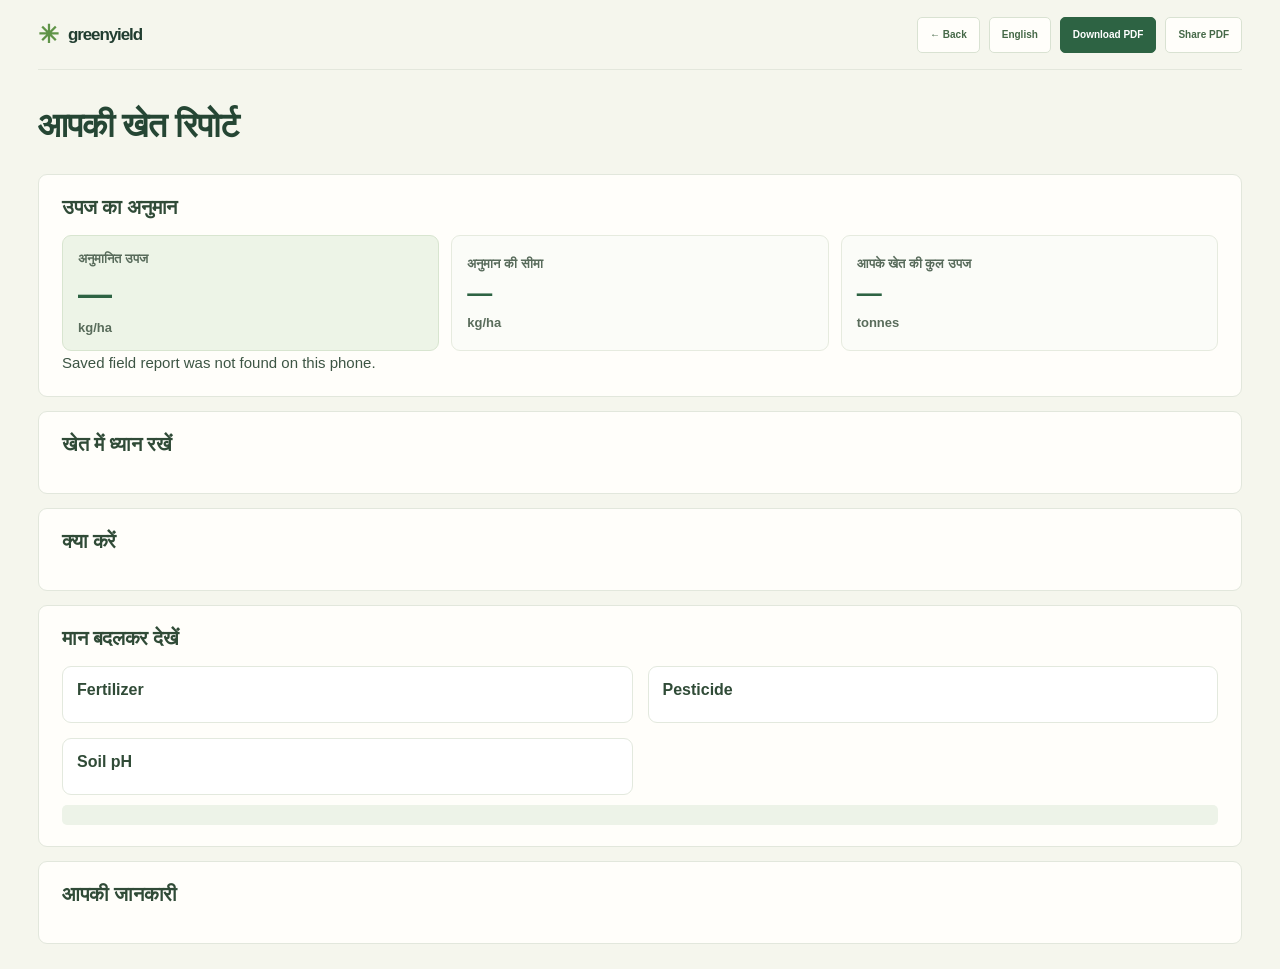
<file: static/offline-report.html>
<!doctype html><html lang="en"><head><meta charset="utf-8"><meta name="viewport" content="width=device-width,initial-scale=1"><meta name="theme-color" content="#285c3d"><link rel="manifest" href="/manifest.webmanifest"><link rel="stylesheet" href="/static/styles.css"><title>GreenYield · Field report</title></head>
<body class="report-page"><main class="report-shell"><header class="report-header"><a class="brand report-brand" href="/"><span class="brand-mark">✳</span><span>greenyield</span></a><div class="report-header-actions"><button class="report-link-button" onclick="history.back()">← वापस</button><button class="report-link-button" id="offline-language">English</button><button class="report-primary-button" id="download-offline-pdf">PDF डाउनलोड करें</button><button class="report-link-button" id="share-offline-report">PDF साझा करें</button></div></header>
<section class="report-intro"><div><h1 id="offline-title">आपकी खेत रिपोर्ट</h1><p id="offline-subtitle"></p></div></section><section class="report-main-column">
<article class="report-card"><h2 id="offline-estimate-title">उपज का अनुमान</h2><div class="estimate-grid"><div class="estimate-stat estimate-primary"><span id="offline-yield-label">अनुमानित उपज</span><strong id="offline-yield">—</strong><b>kg/ha</b></div><div class="estimate-stat"><span id="offline-range-label">अनुमान की सीमा</span><strong id="offline-range">—</strong><b>kg/ha</b></div><div class="estimate-stat"><span id="offline-total-label">आपके खेत की कुल उपज</span><strong id="offline-total">—</strong><b>tonnes</b></div></div><p id="offline-summary" class="outlook-copy"></p></article>
<article class="report-card"><h2 id="offline-risk-title">खेत में ध्यान रखें</h2><div id="offline-risk" class="risk-grid"></div></article>
<article class="report-card" id="offline-warnings-card" hidden><h2 id="offline-warnings-title">Check these values</h2><div id="offline-warnings" class="recommendation-list"></div></article>
<article class="report-card" id="offline-summary-card" hidden><h2 id="offline-summary-title">Field summary</h2><p id="offline-ai-summary" class="outlook-copy"></p><div id="offline-findings" class="recommendation-list"></div></article>
<article class="report-card"><h2 id="offline-actions-title">क्या करें</h2><div id="offline-actions" class="recommendation-list"></div></article>
<article class="report-card"><h2 id="offline-whatif-title">मान बदलकर देखें</h2><p id="offline-whatif-help" class="whatif-intro"></p><div class="whatif-controls" id="offline-controls"></div><div class="chart-grid"><section class="chart-card"><h3>खाद</h3><div id="offline-fert-graph"></div></section><section class="chart-card"><h3>कीटनाशक</h3><div id="offline-pest-graph"></div></section><section class="chart-card"><h3>मिट्टी का pH</h3><div id="offline-ph-graph"></div></section></div><div class="whatif-result" id="offline-preview"></div></article>
<article class="report-card"><h2 id="offline-inputs-title">आपकी जानकारी</h2><div class="field-detail-grid" id="offline-inputs"></div></article>
</section></main><script src="/static/i18n.js"></script><script src="/static/model/inference.js"></script><script src="/static/offline-report.js"></script></body></html>
</file>
<file: static/styles.css>
:root{--paper:#f5f6ed;--white:#fffefa;--ink:#213d30;--muted:#78847a;--green:#285c3d;--bright:#75a943;--line:#e5e8dc;--soft:#edf1e5;--orange:#da9154;--serif:Georgia,'Times New Roman',serif;--sans:'DM Sans',sans-serif;--display:'Manrope','DM Sans',sans-serif}*{box-sizing:border-box}html{scroll-behavior:smooth}body{margin:0;background:var(--paper);color:var(--ink);font-family:var(--sans);font-size:14px}.app-shell{min-height:100vh}.sidebar{width:232px;position:fixed;inset:0 auto 0 0;background:#f0f2e8;border-right:1px solid #e8eadf;padding:28px 18px 20px;display:flex;flex-direction:column;z-index:2}.brand{display:flex;gap:10px;align-items:center;text-decoration:none;color:var(--ink);font:800 20px var(--display);letter-spacing:-1.1px;margin:1px 0 61px 5px}.brand-mark{font-size:28px;color:#609448}.brand-light{font-weight:500;color:#6a806d}.brand small{display:block;font:600 8px var(--sans);letter-spacing:1.9px;color:#8d988a;margin-top:2px}.side-label{font:700 9px var(--sans);letter-spacing:1.7px;color:#99a194;margin:0 0 11px 11px}.nav-item{height:42px;margin-bottom:5px;padding:0 11px;display:flex;align-items:center;gap:11px;border-radius:8px;color:#738074;text-decoration:none;font-size:12px;font-weight:600}.nav-item.active{background:#e3eadc;color:#315b3e}.nav-icon{font:20px var(--serif);width:18px;text-align:center;color:#67835c}.nav-tag{margin-left:auto;background:#e1e9d7;border-radius:3px;padding:3px 5px;font:700 7px var(--sans);letter-spacing:1px;color:#688457}.sidebar-bottom{margin-top:auto}.season-card{position:relative;overflow:hidden;display:flex;gap:10px;padding:13px 11px 12px;background:#e5eadc;border-radius:8px;margin-bottom:23px}.season-card .sun{font-size:21px;color:#ca9b54}.season-card b{font:700 11px var(--display)}.season-card p{font-size:10px;line-height:1.65;color:#7e897b;margin:5px 0 0}.leaf-art{position:absolute;font-size:65px;color:#d7e1cd;right:-2px;bottom:-17px}.sidebar-foot{font-size:8px;font-weight:700;line-height:1.9;letter-spacing:1.1px;color:#64776a;padding-left:6px}.sidebar-foot span{font-size:7px;color:#a0a79c}.main-area{margin-left:232px;max-width:1550px;padding:0 54px 23px}.topbar{height:66px;display:flex;align-items:center;justify-content:space-between;border-bottom:1px solid #e7e9df}.crumb{font-size:8px;font-weight:700;letter-spacing:1.35px;color:#869087}.crumb span{margin:0 10px;color:#b1b9ac}.crumb b{color:#35583e}.top-right{display:flex;align-items:center;gap:9px;font-size:9px;color:#738075}.status-dot,.sensor-state span{width:7px;height:7px;border-radius:50%;background:#81a957;box-shadow:0 0 0 3px #e2eadb}.avatar{margin-left:12px;background:#e3e9da;color:#31573b;border-radius:50%;width:28px;height:28px;display:grid;place-items:center;font-size:11px;font-weight:700}.intro{display:flex;justify-content:space-between;align-items:center;padding:39px 0 31px;border-bottom:1px solid #e5e7dc}.eyebrow{display:flex;align-items:center;gap:8px;font-size:8px;letter-spacing:1.45px;font-weight:700;color:#738376}.eyebrow-dot{height:6px;width:6px;background:#83a958;border-radius:50%}.intro h1{font:700 clamp(31px,3.2vw,43px)/1.1 var(--display);letter-spacing:-2.2px;margin:14px 0 11px;color:#234634}.intro h1 em{font:italic 500 1em var(--serif);letter-spacing:-1.1px;color:#73945c}.intro-copy>p{font-size:12px;color:#768279;line-height:1.7;margin:0;max-width:430px}.intro-stamp{margin:0 38px 0 25px;display:flex;flex-direction:column;align-items:center;gap:10px;color:#85917e;font-size:7px;line-height:1.65;letter-spacing:1.2px;text-align:center;font-weight:700}.stamp-ring{display:grid;place-items:center;width:66px;height:66px;border:1px solid #ccd6c3;border-radius:50%;font-size:29px;color:#88a36d;outline:1px dashed #d9e0d0;outline-offset:4px}.content-grid{display:grid;grid-template-columns:minmax(430px,1fr) 282px;gap:35px;padding-top:25px;align-items:start}.form-column{min-width:0}.section-heading{display:flex;align-items:center;justify-content:space-between;margin-bottom:18px}.section-heading>div{display:flex;align-items:center;gap:11px}.step{display:grid;place-items:center;width:23px;height:23px;background:#e5ebdd;border-radius:50%;color:#60804e;font:700 9px var(--display)}h2{font:700 16px var(--display);letter-spacing:-.35px;margin:0;color:#304b37}.required-note{font-size:9px;color:#929c90}.form-section{border:1px solid #e4e7db;background:rgba(255,254,250,.72);border-radius:9px;padding:16px 17px 17px;margin-bottom:12px}.section-title{display:flex;align-items:center;gap:10px;margin-bottom:16px}.section-ico{display:grid;place-items:center;width:29px;height:29px;background:#e9efe2;border-radius:8px;color:#668c53;font:17px var(--serif)}.weather-ico{color:#bd9654;background:#f4efe0}.soil-ico{color:#8d8954;background:#f0efdf}.sensor-ico{color:#63817a;background:#e7efeb}.section-title b,.model-card-head b,.sensor-status-title b{display:block;color:#344c39;font:700 11px var(--display)}.section-title small,.model-card-head small,.sensor-status-title small{display:block;color:#909b8e;font-size:9px;margin-top:3px}.field-grid{display:grid;gap:12px 13px}.field-grid.two{grid-template-columns:repeat(2,minmax(0,1fr))}.field-grid.three{grid-template-columns:repeat(3,minmax(0,1fr))}.field{display:flex;flex-direction:column;gap:6px;min-width:0}.field>span{font-size:9px;font-weight:600;color:#607066}.field i{font-style:normal;color:#a9714a}.field input,.field select{height:35px;width:100%;border:1px solid #e3e6dc;border-radius:5px;background:#fffefa;padding:0 10px;color:#415348;font:500 11px var(--sans);outline:0;transition:border-color .16s,box-shadow .16s}.field input:focus,.field select:focus{border-color:#93ad7e;box-shadow:0 0 0 3px #ecf1e7}.field input::placeholder{color:#b8beb5}.field select{appearance:none;background-image:url("data:image/svg+xml,%3Csvg xmlns='http://www.w3.org/2000/svg' width='10' height='6' viewBox='0 0 10 6'%3E%3Cpath d='m1 1 4 4 4-4' fill='none' stroke='%237e8c7f' stroke-width='1.3'/%3E%3C/svg%3E");background-repeat:no-repeat;background-position:right 11px center;padding-right:28px}.input-unit{position:relative}.input-unit input{padding-right:45px}.input-unit span{position:absolute;right:9px;top:50%;transform:translateY(-50%);font-size:8px;color:#94a094;background:#fffefa;padding-left:3px}.hint{font-size:8px;line-height:1.4;color:#9aa399}.soil-note{display:flex;gap:7px;align-items:flex-start;font-size:9px;line-height:1.5;color:#899387;margin:12px 0 0}.soil-note span{font-size:12px;color:#86a16c}.sensor-form .section-title{margin-bottom:14px}.manual-pill{margin-left:auto;padding:4px 7px;background:#edf1e8;border-radius:4px;color:#78896f;font-size:7px;letter-spacing:1px;font-weight:700}.sensor-explainer{grid-column:span 1;align-self:end;color:#879287;font-size:9px;line-height:1.5;display:flex;gap:6px;padding-bottom:3px}.sensor-explainer span{color:#88a170}.form-actions{display:flex;justify-content:space-between;align-items:center;margin:17px 0 0}.privacy-note{font-size:9px;color:#889387}.privacy-note span{color:#7f9d68;margin-right:5px}.submit-btn{border:0;border-radius:5px;padding:0 14px 0 17px;height:40px;display:flex;align-items:center;gap:21px;background:#2d6343;color:#fff;font:600 10px var(--sans);cursor:pointer;box-shadow:0 4px 12px #285c3d25;transition:background .18s,transform .18s}.submit-btn:hover{background:#214d34;transform:translateY(-1px)}.submit-btn:disabled{opacity:.65;cursor:wait}.submit-btn b{font-size:16px;font-weight:400}.result-column{display:flex;flex-direction:column;gap:13px}.result-card{border:1px solid #dce4d5;background:#edf1e6;border-radius:10px;overflow:hidden}.result-top{padding:19px 19px 7px;display:flex;justify-content:space-between}.result-kicker{font-size:7px;font-weight:700;letter-spacing:1.4px;color:#81917d}.result-top h3{font:700 21px/1.1 var(--display);letter-spacing:-.8px;color:#31563a;margin:8px 0 0}.result-sprout{font-size:27px;color:#9bb47f;align-self:flex-start}.empty-result{text-align:center;padding:14px 25px 19px}.empty-orbit{width:82px;height:82px;border:1px dashed #cad5bf;border-radius:50%;margin:0 auto 13px;display:grid;place-items:center;position:relative}.empty-orbit:before,.empty-orbit:after{content:'';position:absolute;border-radius:50%;border:1px solid #d4decb;inset:7px}.empty-orbit:after{inset:16px;background:#e4ebdb;border:0}.empty-orbit span{z-index:1;color:#75965e;font-size:27px}.empty-result>b{font:700 11px var(--display);color:#4d684e}.empty-result p{font-size:9px;line-height:1.65;color:#839081;max-width:185px;margin:7px auto 14px}.mini-rule{width:25px;height:1px;background:#c4d0b9;margin:0 auto 12px}.empty-foot{font-size:6px;font-weight:700;letter-spacing:1.2px;color:#9aa693}.result-bottom{border-top:1px solid #dce4d5;padding:12px 17px;display:flex;align-items:center;gap:10px;background:#e8eee0}.bottom-leaf{font-size:16px;color:#88a36c}.result-bottom p{font-size:8px;color:#839080;line-height:1.55;margin:0}.result-bottom b{font-weight:600;color:#5f725e}.prediction-result{padding:6px 19px 16px}.yield-number{display:flex;align-items:baseline;gap:7px;color:#496349}.yield-number strong{font:700 32px var(--display);letter-spacing:-1.8px;color:#2b5e3c}.yield-number span{font-size:9px;color:#7d897d}.yield-range{display:flex;align-items:center;gap:5px;flex-wrap:wrap;margin:10px 0 13px;color:#647360}.yield-range>span{width:100%;font-size:7px;letter-spacing:1.2px;color:#8b9985;font-weight:700;margin-bottom:3px}.yield-range b{font:700 10px var(--display)}.yield-range i{font:italic 9px var(--serif);color:#9aa495}.yield-range small{font-size:7px;color:#9aa395;margin-left:2px}.result-divider{height:1px;background:#dce4d5;margin:11px 0}.area-yield{display:flex;justify-content:space-between;align-items:end}.area-yield div{display:flex;flex-direction:column;gap:3px}.area-yield div>span,.area-yield>span{font-size:7px;color:#839180;letter-spacing:.7px}.area-yield b{font:700 20px var(--display);letter-spacing:-.6px;color:#345c3c}.result-facts{display:grid;grid-template-columns:1fr 1fr;gap:8px 10px;border-top:1px solid #dce4d5;margin-top:13px;padding-top:10px}.result-facts div{display:flex;flex-direction:column;gap:3px}.result-facts span{font-size:7px;color:#8d9988}.result-facts b{font-size:9px;color:#4f674f}.model-caveat{font-size:8px;line-height:1.55;color:#788779;background:#e4ebdc;border-radius:5px;padding:8px;margin:12px 0 0}.model-card,.sensor-status-card{background:#fffefa;border:1px solid #e5e8dd;border-radius:9px;padding:14px 15px}.model-card-head,.sensor-status-title{display:flex;align-items:center;gap:9px;margin-bottom:11px}.model-icon{display:grid;place-items:center;width:27px;height:27px;border-radius:7px;background:#eef1e8;color:#728866;font-size:16px}.model-stat{display:flex;justify-content:space-between;border-top:1px solid #edf0e8;padding:8px 0 1px;font-size:9px;color:#879185}.model-stat b{font-size:9px;color:#4d644e}.model-card>p,.sensor-status-card>p{font-size:8px;line-height:1.65;color:#939d91;margin:9px 0 0}.sensor-status-card{background:#f8f9f3}.live-wave{font:22px var(--serif);color:#83a16a}.sensor-state{display:flex;align-items:center;gap:8px;background:#f0f2eb;border-radius:5px;padding:8px;font-size:9px;color:#788778}.sensor-state span{background:#c2ab70;box-shadow:0 0 0 3px #f0eadb}.sensor-status-card code{display:inline-block;margin-top:10px;font:8px var(--sans);color:#688660;background:#edf1e7;padding:5px 7px;border-radius:4px}.page-footer{margin-top:25px;border-top:1px solid #e2e5d9;padding-top:13px;display:flex;justify-content:space-between;font-size:7px;letter-spacing:1px;color:#9aa395;font-weight:600}.page-footer i{font-style:normal;color:#8ba66e;margin:0 4px}.toast{position:fixed;bottom:22px;left:50%;transform:translate(-50%,20px);opacity:0;pointer-events:none;background:#264e35;color:#fff;border-radius:6px;padding:11px 16px;font-size:11px;box-shadow:0 8px 25px #1c39252b;transition:.22s;z-index:9;max-width:90vw}.toast.show{transform:translate(-50%,0);opacity:1}.toast.error{background:#854c34}[hidden]{display:none!important}
@media(max-width:1120px){.sidebar{width:190px;padding-inline:14px}.main-area{margin-left:190px;padding-inline:32px}.content-grid{grid-template-columns:minmax(390px,1fr) 260px;gap:22px}.field-grid.three{gap:11px}.intro-stamp{margin-right:20px}}@media(max-width:900px){.sidebar{width:66px;padding:21px 10px}.brand{margin:3px auto 51px}.brand>span:last-child,.side-label,.nav-item:not(.active),.nav-item.active{font-size:0}.brand-mark{font-size:27px}.nav-item{justify-content:center;padding:0;width:44px;margin:4px auto}.nav-icon{font-size:20px}.nav-tag,.sidebar-bottom{display:none}.main-area{margin-left:66px;padding-inline:26px}.content-grid{grid-template-columns:minmax(0,1fr) 250px;gap:17px}}@media(max-width:700px){.main-area{padding-inline:18px}.topbar{height:54px}.intro{padding:28px 0 24px}.intro-stamp{display:none}.content-grid{grid-template-columns:1fr}.result-column{display:grid;grid-template-columns:1fr 1fr;align-items:start}.result-card{grid-row:span 2}.form-section{padding:14px}.field-grid.three{grid-template-columns:repeat(2,minmax(0,1fr))}.sensor-explainer{grid-column:span 2}.page-footer{font-size:6px}.section-heading{gap:10px}.required-note{text-align:right}}@media(max-width:480px){.sidebar{width:54px;padding-inline:5px}.nav-item{width:40px}.main-area{margin-left:54px;padding-inline:13px}.crumb{font-size:7px;letter-spacing:.9px}.top-right{font-size:8px}.intro h1{font-size:32px}.intro-copy>p{font-size:11px}.content-grid{padding-top:19px}.form-section{padding:12px}.field-grid.two,.field-grid.three{grid-template-columns:1fr 1fr;gap:11px 9px}.field>span{font-size:8px}.field input,.field select{height:34px;padding-left:8px;font-size:10px}.section-title b{font-size:10px}.section-title small{font-size:8px}.required-note{font-size:8px}.result-column{grid-template-columns:1fr}.result-card{grid-row:auto}.model-card,.sensor-status-card{padding:13px}.form-actions{gap:8px}.privacy-note{font-size:8px}.submit-btn{padding-inline:10px;gap:9px;font-size:9px}.page-footer span:last-child{max-width:110px;text-align:right;line-height:1.5}}
.soil-reference{grid-column:1/-1;display:flex;align-items:flex-start;gap:9px;border-radius:6px;background:#f0f3ea;padding:9px 10px;color:#72816e}.reference-icon{display:grid;place-items:center;width:22px;height:22px;flex:none;background:#e4ebda;color:#718d5c;border-radius:5px}.soil-reference b{display:block;font-size:9px;color:#596c56;margin-bottom:3px}.soil-reference small{display:block;font-size:8px;line-height:1.45;color:#879282}.sensor-explainer{grid-column:1/-1}
.refresh-weather{margin-left:auto;border:1px solid #dbe3d4;border-radius:5px;background:#fffefa;color:#426847;padding:7px 10px;font:600 9px var(--sans);cursor:pointer}.refresh-weather:disabled{opacity:.65;cursor:wait}.weather-meta{display:flex;flex-direction:column;gap:5px;min-height:35px}.weather-meta small{font-size:8px;line-height:1.45;color:#879387}.reset-weather{align-self:flex-start;border:0;padding:0;background:transparent;color:#4f7954;font:600 8px var(--sans);text-decoration:underline;cursor:pointer}.reset-weather:disabled{color:#a2aaa0;text-decoration:none;cursor:default}.weather-warning{margin:-3px 0 13px;padding:9px 11px;border-radius:5px;background:#fbf1e2;color:#8a5f31;font-size:9px;line-height:1.5}.weather-current{margin:-3px 0 13px;color:#768477;font-size:8px;line-height:1.5}.range-warning{min-height:10px;color:#a35f37;font-size:8px;line-height:1.35}
.weather-loading{display:flex;align-items:center;gap:9px;margin:-2px 0 12px;padding:9px 11px;border-radius:5px;background:#eef3e8;color:#426847;font-size:9px}.loading-spinner,.field-spinner{width:13px;height:13px;border:2px solid #cbd9c0;border-top-color:#56834d;border-radius:50%;animation:weather-spin .8s linear infinite}.field-spinner{position:absolute;right:39px;top:50%;transform:translateY(-50%);z-index:1}.input-unit input.weather-loading{background:linear-gradient(100deg,#fffefa 25%,#edf2e9 45%,#fffefa 65%);background-size:220% 100%;animation:weather-shimmer 1.1s ease-in-out infinite}.weather-summary{margin-top:13px;padding:13px 14px;border:1px solid #dce5d4;border-radius:7px;background:#f6f8f1}.weather-summary-heading{display:flex;justify-content:space-between;align-items:center;gap:10px;color:#31583b;font:700 10px var(--display)}.weather-summary-heading span{font:500 9px var(--sans);color:#7d897c}.weather-summary-values{margin:9px 0;color:#3d5e42;font:600 10px/1.6 var(--sans)}.weather-summary details{border-top:1px solid #e2e8dd;padding-top:8px}.weather-summary summary{cursor:pointer;color:#567252;font-size:9px;font-weight:600}.weather-rainfall-years{margin:8px 0;color:#788477;font-size:8px;line-height:1.7}.weather-rainfall-chart svg{display:block;width:100%;max-width:460px;height:auto}.weather-rainfall-chart svg text{fill:#657364;font:9px var(--sans)}.weather-summary-current{margin:9px 0 5px;color:#69786a;font-size:8px;line-height:1.5}.weather-summary-source{display:block;color:#859184;font-size:7px;line-height:1.5}@keyframes weather-spin{to{transform:rotate(360deg)}}@keyframes weather-shimmer{to{background-position-x:-220%}}
.input-unit .field-spinner{right:39px;left:auto;background:transparent;padding:0;border-radius:50%;font-size:0;color:transparent}
.report-loading{position:fixed;inset:0;z-index:20;background:#213d30aa;display:grid;place-items:center;padding:20px;backdrop-filter:blur(3px)}.report-loading-card{position:relative;width:min(440px,94vw);padding:32px;background:#fffefa;border-radius:12px;box-shadow:0 20px 65px #152b1f45}.report-loading-card>.loading-spinner{display:inline-block;vertical-align:middle;margin-right:9px}.report-loading-card h2{margin:13px 0}.report-loading-card ol{padding-left:23px;color:#8b9688;line-height:2}.report-loading-card li.active{color:#31583b;font-weight:700}.report-loading-card p{color:#879184;font-size:11px}.report-page{background:#f5f6ed}.report-shell{max-width:1380px;margin:auto;padding:0 38px 25px}.report-header{height:70px;border-bottom:1px solid #e3e7dc;display:flex;align-items:center;justify-content:space-between}.report-brand{margin:0;font-size:17px}.report-brand .brand-mark{font-size:25px}.report-header-actions{display:flex;align-items:center;gap:9px}.report-link-button,.report-primary-button{display:inline-flex;align-items:center;justify-content:center;min-height:36px;padding:0 12px;border:1px solid #d9e2d2;background:#fffefa;color:#456847;border-radius:5px;font:600 10px var(--sans);text-decoration:none;cursor:pointer}.report-primary-button{border-color:#2d6343;background:#2d6343;color:#fff}.report-link-button:hover,.report-primary-button:hover{filter:brightness(.96)}.report-intro{display:flex;justify-content:space-between;align-items:end;padding:28px 0 21px}.report-eyebrow{font-size:8px;font-weight:700;letter-spacing:1.25px;color:#879381}.report-intro h1{font:700 clamp(24px,3vw,34px)/1.15 var(--display);letter-spacing:-1px;color:#254634;margin:8px 0}.report-intro p{margin:0;color:#748174;font-size:11px}.report-id{text-align:right;color:#899486;font-size:8px;letter-spacing:1px}.report-id b{display:block;margin:5px 0;color:#436246;font:700 11px var(--display);letter-spacing:.4px}.report-id small{font-size:8px;letter-spacing:0}.report-ai-banner{padding:10px 13px;margin-bottom:14px;border-radius:5px;background:#f6eedb;color:#8a6734;font-size:10px}.report-grid{display:grid;grid-template-columns:minmax(0,1fr) 255px;gap:18px;align-items:start}.report-main-column,.report-side-column{display:flex;flex-direction:column;gap:14px}.report-card{background:#fffefa;border:1px solid #e2e7dc;border-radius:9px;padding:17px 18px}.report-card h2{margin:5px 0;color:#304b37;font:700 16px var(--display);letter-spacing:-.3px}.report-card h3{font:700 11px var(--display);color:#405c43;margin:0 0 8px}.report-card-heading{display:flex;align-items:center;justify-content:space-between;gap:10px;margin-bottom:12px}.report-yield-row{display:grid;grid-template-columns:1fr 1.15fr 1fr;gap:12px;padding:13px 0;border-top:1px solid #edf0e8;border-bottom:1px solid #edf0e8}.report-yield-row>div{display:flex;flex-direction:column;gap:5px}.report-yield-row strong{font:800 26px var(--display);color:#2d6343}.report-yield-row b{font:700 13px var(--display);color:#496149}.report-yield-row span,.report-yield-row small{font-size:8px;color:#899586}.report-note{font-size:9px;line-height:1.6;color:#839081}.report-yield-row+.report-note{margin-bottom:0}.risk-badge{padding:7px 12px;border-radius:20px;font:700 9px var(--display)}.risk-low{color:#356a3e;background:#e7f0e1}.risk-moderate{color:#8c7028;background:#f7f0d9}.risk-high{color:#a7612c;background:#fbebdc}.risk-severe{color:#983e38;background:#f7e0dc}.risk-score{color:#839080;font-size:9px}.risk-score strong{font:800 19px var(--display);color:#31583b}.risk-factors{display:grid;grid-template-columns:repeat(2,minmax(0,1fr));gap:9px}.risk-factor{padding:10px;border:1px solid #edf0e8;border-radius:6px;position:relative}.risk-factor>b{display:block;font-size:9px;color:#4f634f}.risk-factor>span{display:block;font-size:8px;color:#7b8979;margin-top:5px}.risk-factor p{min-height:29px;margin:6px 0 9px;font-size:8px;line-height:1.45;color:#899387}.risk-track{height:4px;background:#edf0e8;border-radius:3px}.risk-track i{display:block;height:100%;background:#da9154;border-radius:3px}.risk-factor:nth-child(2) .risk-track i{background:#75a943}.report-summary{font:500 13px/1.7 var(--sans);color:#49624a;margin:3px 0 15px}.report-columns{display:grid;grid-template-columns:1fr 1fr;gap:20px}.report-card ul{padding-left:17px;margin:5px 0;color:#778477;font-size:9px;line-height:1.65}.report-card li{margin:4px 0}.recommendation-list{display:grid;gap:9px}.recommendation-card{border:1px solid #e7ebe2;border-left:3px solid #75a943;border-radius:6px;padding:11px}.recommendation-heading{display:flex;justify-content:space-between;align-items:center;gap:9px}.recommendation-heading h3{margin:0}.recommendation-heading span{padding:4px 7px;border-radius:12px;background:#edf1e8;color:#718064;font-size:7px;font-weight:700}.recommendation-heading .priority-high{background:#fae9db;color:#a45e32}.recommendation-card p{font-size:9px;line-height:1.55;color:#7b887a;margin:7px 0 0}.recommendation-card p b{color:#586e58}.subsection-title{margin-top:15px!important}.chart-grid{display:grid;grid-template-columns:repeat(2,minmax(0,1fr));gap:11px}.chart-grid section{min-width:0;border:1px solid #edf0e8;border-radius:6px;padding:10px}.chart-grid section h3{margin:0 0 5px}.chart-grid section>small,.climate-mini small{font-size:7px;color:#929b8f}.report-chart{width:100%;overflow:hidden}.report-chart svg{width:100%;height:auto;display:block}.report-chart svg text{font:9px var(--sans);fill:#738174}.climate-mini+.climate-mini{border-top:1px solid #e9eee5;margin-top:4px;padding-top:4px}.whatif-controls{display:grid;grid-template-columns:repeat(2,minmax(0,1fr));gap:10px;align-items:end}.whatif-controls label{display:flex;flex-direction:column;gap:5px;color:#6e7c6f;font-size:8px;font-weight:600}.whatif-controls input,.whatif-controls select{height:34px;border:1px solid #e1e7dc;border-radius:5px;padding:0 9px;background:#fff;color:#405344;font:10px var(--sans)}.whatif-controls .report-primary-button{grid-column:span 2;justify-self:start}.whatif-result{margin-top:10px;padding:10px;border-radius:5px;background:#edf3e8;color:#476546;font-size:9px;line-height:1.5}.report-table-wrap{overflow:auto} .report-table-wrap table{width:100%;border-collapse:collapse;font-size:9px}.report-table-wrap th,.report-table-wrap td{text-align:left;padding:8px;border-bottom:1px solid #edf0e8;color:#728070}.report-table-wrap th{color:#4e674f;background:#f5f7f1}.quality-list p{font-size:8px;line-height:1.55;color:#8a9588;margin:7px 0}.quality-list .quality-warning{color:#a36137;background:#fcf1e4;padding:8px;border-radius:4px}.report-side-column .report-card h2{margin:8px 0}.report-side-column .report-card>p{font-size:9px;line-height:1.6;color:#788576}.side-stat{display:flex;justify-content:space-between;gap:7px;padding:9px 0;border-top:1px solid #edf0e8;font-size:8px;color:#859083}.side-stat b{text-align:right;color:#476349}.report-footer{border-top:1px solid #e2e5d9;margin-top:21px;padding-top:12px;color:#9aa395;font-size:7px;letter-spacing:1px}.report-shell [hidden]{display:none!important}
@media(max-width:900px){.report-shell{padding-inline:22px}.report-grid{grid-template-columns:minmax(0,1fr) 220px}.report-card{padding:14px}.report-yield-row{gap:7px}}
@media(max-width:680px){.report-shell{padding-inline:13px}.report-header{height:auto;min-height:58px;gap:8px;flex-wrap:wrap;padding:8px 0}.report-header-actions{gap:5px}.report-link-button,.report-primary-button{padding:0 8px;min-height:32px;font-size:8px}.report-intro{align-items:start;gap:10px}.report-id{max-width:120px}.report-grid{grid-template-columns:1fr}.report-side-column{display:grid;grid-template-columns:1fr 1fr}.risk-factors,.chart-grid{grid-template-columns:1fr}.report-yield-row{grid-template-columns:1fr 1fr}.report-yield-row>div:last-child{grid-column:span 2}.report-columns{grid-template-columns:1fr}.report-card{padding:13px}.whatif-controls{grid-template-columns:1fr 1fr}.report-summary{font-size:11px}}
.field .range-warning,.quality-warning{display:block;color:#783c14!important;font-size:12px!important;line-height:1.45!important;font-weight:600}.report-card ul{font-size:13px;color:#405844;line-height:1.55}.risk-factor p{font-size:13px;color:#405844;line-height:1.5}.recommendation-card p{font-size:13px;color:#405844;line-height:1.5}.report-table-wrap table{font-size:12px}.report-table-wrap td,.report-table-wrap th{color:#405844}.report-side-column h3{font-size:14px;color:#405844}
.report-card{padding:21px 23px}.report-card h2{font-size:20px;margin:0 0 16px}.report-card h3{font-size:14px}.estimate-grid{display:grid;grid-template-columns:repeat(3,minmax(0,1fr));gap:12px}.estimate-stat,.estimate-risk{min-height:104px;padding:15px;border:1px solid #e6ebdf;border-radius:9px;background:#fbfcf8;display:flex;flex-direction:column;justify-content:center;gap:7px}.estimate-stat>span,.estimate-risk>span{font-size:13px;color:#586b5b;font-weight:600}.estimate-stat>strong{font:800 25px var(--display);color:#2d6343}.estimate-stat>b{font-size:13px;color:#596c5b}.estimate-primary{background:#edf4e7;border-color:#d8e5d0}.estimate-primary>strong{font-size:34px}.estimate-risk{grid-column:1/-1;min-height:auto;flex-direction:row;align-items:center;justify-content:space-between}.estimate-risk .risk-badge{font-size:14px;padding:8px 15px}.risk-grid{display:grid;grid-template-columns:repeat(2,minmax(0,1fr));gap:12px}.risk-card{padding:15px;border:1px solid #e4e9df;border-radius:8px;background:#fff}.risk-card-heading{display:flex;align-items:center;justify-content:space-between;gap:8px}.risk-card-heading h3{margin:0;font-size:16px;color:#304b37}.risk-level{border-radius:15px;padding:5px 10px;background:#e9f1e4;color:#356a3e;font-size:12px;font-weight:700;white-space:nowrap}.risk-level.risk-moderate{background:#f7f0d9;color:#806821}.risk-level.risk-high,.risk-level.risk-severe{background:#fae8e3;color:#923f36}.risk-card-value{display:block;margin-top:12px;font-size:18px;color:#31583b}.risk-card p{margin:8px 0 0;font-size:14px;line-height:1.5;color:#455c49}.outlook-copy{max-width:75ch;margin:0;color:#3d5544;font-size:15px;line-height:1.6}.finding-list,.next-step-list{padding-left:22px;margin:12px 0 0;color:#405844;font-size:14px;line-height:1.55}.finding-list li,.next-step-list li{padding:3px 0}.recommendation-list{display:grid;grid-template-columns:repeat(2,minmax(0,1fr));gap:11px}.action-card{padding:15px;border:1px solid #e2e9dd;border-left:4px solid #75a943;border-radius:8px;background:#fbfcf8}.action-card h3{margin:0 0 8px;font-size:15px;color:#304b37}.action-card p{margin:0;color:#405844;font-size:14px;line-height:1.5}.chart-grid{grid-template-columns:repeat(2,minmax(0,1fr));gap:15px}.chart-card{padding:14px!important;border:1px solid #e3e9de!important;border-radius:9px!important;background:#fff!important}.chart-card h3{font-size:16px!important;margin:0 0 9px!important;color:#304b37}.report-chart{overflow:visible}.yield-curve{display:block;width:100%;height:auto;overflow:visible}.chart-gridline{stroke:#e7ece3;stroke-width:1}.chart-axis,.chart-tick-mark{stroke:#9daa98;stroke-width:1.2}.chart-tick{fill:#526653!important;font:12px var(--sans)!important}.chart-axis-title{fill:#344f3a!important;font:600 13px var(--sans)!important}.chart-line{fill:none;stroke:#56843f;stroke-width:3.5;stroke-linecap:round;stroke-linejoin:round}.chart-point{fill:#fff;stroke:#56843f;stroke-width:2.5}.chart-current-line{stroke:#d88443;stroke-width:2;stroke-dasharray:6 5}.chart-current-point{fill:#d88443;stroke:#fff;stroke-width:2}.chart-legend{display:flex;flex-wrap:wrap;gap:16px;padding:0 4px 4px;color:#455a48;font-size:12px}.chart-legend span{display:flex;align-items:center;gap:7px}.chart-legend i{width:10px;height:10px;border-radius:50%;display:inline-block}.legend-yield{background:#56843f}.legend-current{background:#d88443}.field-detail-grid{display:grid;grid-template-columns:repeat(3,minmax(0,1fr));gap:9px}.field-detail-card{padding:12px;border:1px solid #e5eade;border-radius:7px;background:#fbfcf8;display:grid;gap:7px}.field-detail-card span{font-size:12px;color:#596d5c}.field-detail-card strong{font-size:15px;color:#304b37}.quality-list .quality-warning,.quality-list p{font-size:14px!important;color:#793d15!important;line-height:1.5;padding:10px!important;border-radius:6px}.report-side-column h3{font-size:16px;color:#405844}.whatif-controls label{font-size:13px!important;color:#405844!important}.whatif-controls input,.whatif-controls select{height:42px;font-size:14px}.whatif-controls .report-primary-button{min-height:42px;font-size:13px}@media(max-width:760px){.estimate-grid{grid-template-columns:1fr 1fr}.estimate-risk{grid-column:1/-1}.risk-grid,.recommendation-list,.chart-grid{grid-template-columns:1fr}.field-detail-grid{grid-template-columns:1fr 1fr}.report-card{padding:17px}.estimate-stat>strong{font-size:21px}.estimate-primary>strong{font-size:28px}}
.pesticide-guidance{background:#f5f7f0!important;border-color:#dfe8d7!important;display:flex;flex-direction:column;justify-content:center;min-height:210px}.pesticide-guidance p{margin:4px 0 0;color:#405844;font-size:14px;line-height:1.55}
.chart-explanation{margin:8px 2px 0;padding:10px 12px;border-radius:6px;background:#f4f7ef;color:#405844;font-size:13px;line-height:1.55}
.report-warnings-card #risk-factors{margin-bottom:22px}.report-warnings-card>h3{margin-top:20px!important;padding-top:14px;border-top:1px solid #e9eee5}.report-warnings-card #quality-warnings{display:grid;gap:9px}.report-warnings-card #quality-warnings p{margin:0!important;padding:12px 14px!important;background:#fcf4e8;border:1px solid #f0dfc5;border-radius:7px;color:#70451f!important}.whatif-controls{grid-template-columns:repeat(3,minmax(0,1fr));gap:12px}.whatif-intro{margin:0 0 14px;color:#405844;font-size:14px;line-height:1.55}.summary-source{display:block;margin:-8px 0 12px;color:#688257;font-size:12px;font-weight:700}.chart-explanation{margin:8px 2px 0;padding:10px 12px;border-radius:6px;background:#f4f7ef;color:#405844;font-size:13px;line-height:1.55}@media(max-width:960px){.chart-grid{grid-template-columns:repeat(2,minmax(0,1fr))}}@media(max-width:760px){.whatif-controls{grid-template-columns:repeat(2,minmax(0,1fr))}}@media(max-width:520px){.whatif-controls,.chart-grid{grid-template-columns:1fr}}
.pwa-tools{display:flex;align-items:center;gap:8px;flex-wrap:wrap}.connectivity-status{display:inline-flex;align-items:center;gap:7px;padding:7px 10px;border-radius:16px;background:#e7f0e1;color:#356a3e;font-size:11px;font-weight:700}.connectivity-status:before{content:"";width:8px;height:8px;border-radius:50%;background:#65a249}.connectivity-status.is-offline{background:#fbebdc;color:#a45e32}.connectivity-status.is-offline:before{background:#cf8146}.language-toggle{min-height:36px;padding:0 12px;border:1px solid #d9e2d2;border-radius:6px;background:#fffefa;color:#31583b;font:700 12px var(--sans);cursor:pointer}.pwa-notice,.install-guide{margin:10px 0;padding:11px 14px;border:1px solid #eadfc3;border-radius:7px;background:#fbf4e5;color:#6e572d;font-size:13px;line-height:1.5}.pwa-notice button{margin-left:8px}.install-guide{background:#edf3e8;border-color:#d7e5cf;color:#3d6240}.offline-report{max-width:980px}.report-main-column{min-width:0}.offline-report .whatif-controls{grid-template-columns:repeat(3,minmax(0,1fr));margin:14px 0}.offline-report .whatif-controls label{display:flex;flex-direction:column;gap:6px}.offline-report .whatif-controls input{min-height:42px}@media(max-width:720px){.pwa-tools{justify-content:flex-end}.connectivity-status,.language-toggle{font-size:11px}.offline-report .whatif-controls{grid-template-columns:repeat(2,minmax(0,1fr))}}@media(max-width:430px){.pwa-tools{gap:5px}.connectivity-status{padding:6px 8px}.offline-report .whatif-controls{grid-template-columns:1fr}}@media print{.report-header-actions,.offline-report .whatif-controls{display:none!important}.report-page{background:#fff}.report-card{break-inside:avoid;box-shadow:none}}
.sensor-import-note{font-size:12px;line-height:1.5;color:#617162;margin:0 0 10px}.sensor-import{display:grid;grid-template-columns:1fr;gap:6px;margin:0 0 14px;padding:11px;background:#f3f5ee;border-radius:7px}.sensor-import label{font-size:11px;font-weight:600;color:#546652}.sensor-import input[type=file],.sensor-import textarea{width:100%;font:12px var(--sans);color:var(--ink)}.sensor-import textarea{border:1px solid var(--line);border-radius:5px;padding:8px;resize:vertical}.sensor-import-status{min-height:16px;color:var(--green)}.saved-reports{margin-top:12px;padding:12px;background:#fffefa;border:1px solid var(--line);border-radius:8px}.saved-reports h3{font-size:13px;margin:0 0 8px}.saved-reports ul{padding-left:20px;margin:0}.saved-reports li{margin:5px 0}.saved-reports a{color:var(--green)}
@font-face{font-family:GreenYieldDevanagari;src:url('/static/fonts/NotoSansDevanagari.ttf') format('truetype');font-style:normal;font-weight:100 900;font-display:swap}html[lang="hi"] body{font-family:GreenYieldDevanagari,var(--sans)}
/* Keep the farmer form easy to scan and tap on narrow screens. */
@media(max-width:700px){
  .sidebar{position:sticky;inset:0 0 auto;width:100%;height:auto;min-height:58px;padding:8px 16px;display:flex;flex-direction:row;align-items:center;gap:10px;background:#f0f2e8;border-right:0;border-bottom:1px solid #e2e7dc;box-shadow:0 3px 12px #213d300a}
  .brand{flex:none;margin:0 auto 0 0;font-size:18px;letter-spacing:-.7px}
  .brand>span:last-child{font-size:inherit}
  .nav-item,.nav-item.active,.nav-item:not(.active){width:auto;height:38px;flex:none;justify-content:center;margin:0;padding:0 10px;gap:7px;font-size:11px}
  .nav-icon{font-size:16px}
  .sidebar-bottom{display:none}
  .main-area{width:100%;max-width:none;margin:0;padding:0 clamp(16px,4vw,30px) 24px}
  .content-grid{grid-template-columns:minmax(0,1fr);gap:16px;padding-top:20px}
  .result-column{display:flex;grid-template-columns:none;gap:12px}
  .form-column,.result-column,.form-section{min-width:0}
  .form-section{padding:16px;margin-bottom:12px}
  .field-grid{gap:14px}
  .field-grid.two,.field-grid.three{grid-template-columns:repeat(2,minmax(0,1fr));gap:13px}
  .field>span{font-size:12px;line-height:1.4}
  .field input,.field select{height:42px;padding-inline:11px;font-size:14px}
  .section-title{gap:9px;flex-wrap:wrap}
  .section-title b{font-size:13px}
  .refresh-weather{min-height:38px;font-size:11px}
  .weather-meta{min-height:40px}
  .form-actions{justify-content:stretch}
  .form-actions>.submit-btn{width:100%;min-height:48px;justify-content:space-between;font-size:14px}
}
@media(max-width:520px){
  .sidebar{display:grid;grid-template-columns:repeat(2,minmax(0,1fr));gap:5px 8px;padding:8px 13px}
  .brand{grid-column:1/-1;margin:0 0 2px}
  .nav-item,.nav-item.active,.nav-item:not(.active){width:100%;height:38px;padding:0 8px;justify-content:center;font-size:11px}
  .main-area{padding-inline:13px}
  .intro{display:grid;grid-template-columns:minmax(0,1fr);gap:10px;padding:20px 0 17px}
  .intro h1{font-size:clamp(27px,8vw,34px);line-height:1.12;letter-spacing:-1.2px;margin:4px 0}
  .intro h1 em{letter-spacing:-.6px}
  .pwa-tools{justify-content:flex-end;gap:7px}
  .language-toggle{min-height:40px;padding-inline:12px;font-size:12px}
  .content-grid{padding-top:16px}
  .section-heading{align-items:flex-start;flex-wrap:wrap}
  .required-note{margin-left:auto}
  .form-section{padding:14px 12px}
  .field-grid.two,.field-grid.three{grid-template-columns:minmax(0,1fr);gap:13px}
  .field input,.field select{height:44px;font-size:15px}
  .weather-meta{min-height:0}
  .result-column{display:flex}
  .estimate-grid,.field-detail-grid{grid-template-columns:minmax(0,1fr)}
}
.sensor-import{gap:9px;padding:15px;border:1px solid #e1e7db;background:#f8faf5}.sensor-field-label{margin:0 0 2px;color:#38533e;font-size:13px;font-weight:700}.sensor-file-picker{position:relative}.sensor-file-input{position:absolute!important;width:1px!important;height:1px!important;opacity:0;overflow:hidden;clip:rect(0,0,0,0);white-space:nowrap}.sensor-file-button{min-height:76px;width:100%;display:flex;align-items:center;gap:13px;padding:13px 15px;border:1px dashed #97ad89;border-radius:9px;background:#fffefa;cursor:pointer;transition:background .15s,border-color .15s,box-shadow .15s}.sensor-file-button:hover,.sensor-file-button.dragging{border-color:#54824d;background:#f1f6ec}.sensor-file-input:focus-visible+.sensor-file-button{outline:3px solid #bfd3b4;outline-offset:2px}.sensor-file-icon{width:38px;height:38px;flex:none;display:grid;place-items:center;border-radius:9px;background:#e9f0e3;color:#4f7948;font-size:23px}.sensor-file-copy{min-width:0;display:grid;gap:4px}.sensor-file-copy strong{color:#36543b;font-size:13px}.sensor-file-copy small{overflow:hidden;color:#788778;font-size:11px;text-overflow:ellipsis;white-space:nowrap}.sensor-file-action{margin-left:auto;padding:8px 12px;border:1px solid #d9e3d2;border-radius:6px;color:#456847;font-size:12px;font-weight:700}.sensor-import textarea{min-height:88px;background:#fffefa;border-color:#dfe6d9;font:12px/1.5 Consolas,monospace}.sensor-import textarea:focus{outline:3px solid #e5edde;border-color:#8ca97b}.sensor-import .refresh-weather{justify-self:start;min-height:39px;padding:0 15px;background:#2d6343;color:white;font-size:12px}.sensor-import-status{font-size:12px;font-weight:600}.sensor-import-note{padding:9px 11px;background:#f1f5eb;border-radius:7px;font-size:12px;line-height:1.55;color:#526553}
</file>
